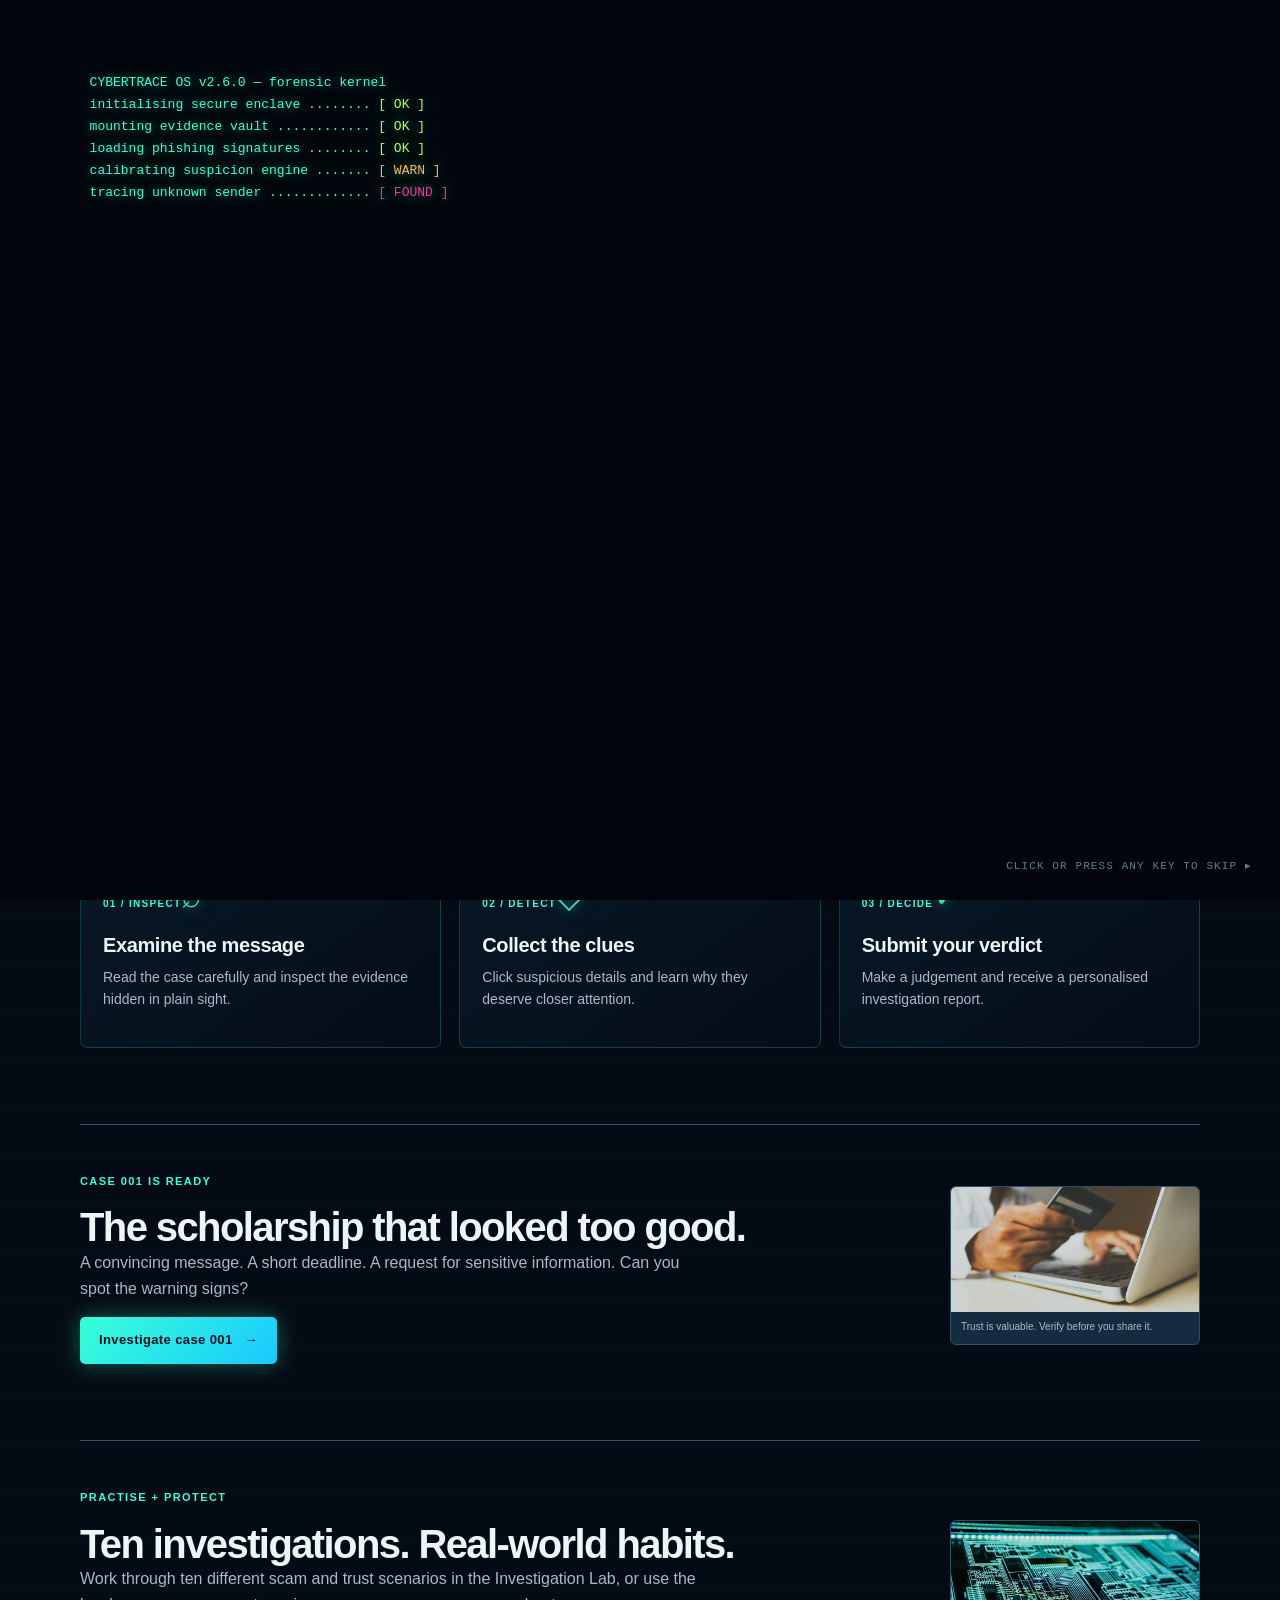
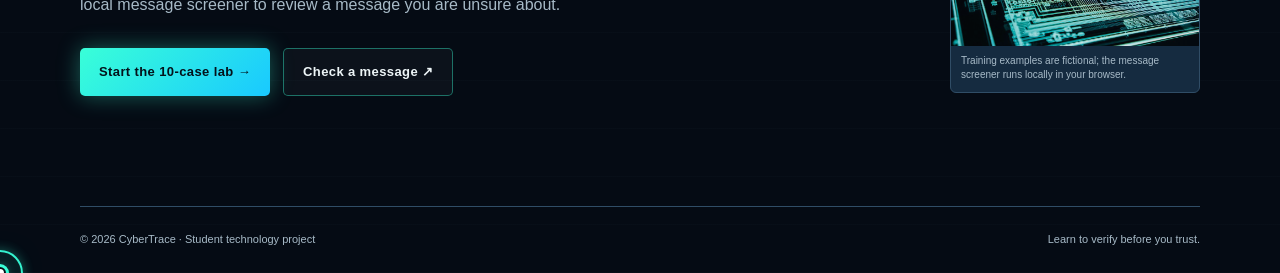
<file: index.html>
<!doctype html>
<html lang="en">
<head>
  <meta charset="utf-8"><meta name="viewport" content="width=device-width,initial-scale=1">
  <meta name="description" content="CyberTrace — an interactive, student-built digital investigation experience.">
  <title>CyberTrace | Think Before You Trust</title>
  <link rel="stylesheet" href="style.css"><link rel="stylesheet" href="vibe.css">
  <link rel="icon" type="image/svg+xml" href="logo.svg">
  <script src="common.js" defer></script><script src="vibe.js" defer></script>
</head>
<body>
<div class="site-shell">
<header class="site-header"><a class="brand" href="index.html" aria-label="CyberTrace home"><img class="brand-mark" src="logo.svg" alt=""> CYBER<span>TRACE</span></a><button class="menu-toggle" aria-label="Toggle navigation" aria-expanded="false">☰</button><nav class="nav"><a class="active" href="index.html">Home</a><a href="investigate.html">Investigation Lab</a><a href="report.html">Case Report</a><a href="../about.html">About Us</a><a href="../contact.html">Contact</a><a class="nav-cta" href="investigate.html">Open case <span aria-hidden="true">↗</span></a><a href="analyze.html">Message Analyzer</a></nav></header>
<main>
<section class="hero container">
  <div class="hero-copy"><span class="eyebrow"><span class="live-dot"></span> DIGITAL FORENSICS · INTERACTIVE EXPERIENCE</span><h1>Every click<br>leaves a <em>clue.</em></h1><p class="hero-description">A message arrives. Something feels wrong. Become a digital detective, uncover the evidence, and decide what to trust.</p><div class="button-row"><a class="btn primary" href="investigate.html">Start investigation <span>→</span></a><a class="btn secondary" href="#how-it-works">How it works ↓</a></div><div class="hero-foot"><span><strong>01</strong> Interactive case</span><span><strong>04</strong> Hidden clues</span><span><strong>100</strong> Max score</span></div></div>
  <div class="hero-art" aria-label="Decorative digital forensics case preview"><div class="orb orb-one"></div><div class="orb orb-two"></div><div class="scan-frame"><div class="scan-top"><span>CYBERTRACE / CASE FILE</span><span class="green">● SYSTEM READY</span></div><div class="fingerprint"><svg viewBox="0 0 250 230" aria-hidden="true"><g fill="none" stroke="currentColor" stroke-width="2.4" opacity=".9"><path d="M68 190c-11-21-17-44-17-67 0-43 32-77 74-77s74 34 74 77c0 20-3 37-10 58"/><path d="M82 197c-13-21-22-48-22-74 0-38 28-68 65-68s65 30 65 68c0 28-8 55-18 78"/><path d="M97 204c-14-21-26-55-26-81 0-31 24-57 54-57s54 26 54 57c0 29-9 62-24 89"/><path d="M112 204c-15-23-30-57-30-81 0-25 19-46 43-46s43 21 43 46c0 37-17 75-29 94"/><path d="M127 198c-18-27-34-59-34-75 0-20 14-35 32-35s32 15 32 35c0 29-11 61-24 83"/><path d="M127 169c-13-23-23-39-23-49 0-12 9-21 21-21s21 9 21 21c0 17-8 35-18 54"/><path d="M126 136c-4-8-9-15-9-19 0-5 4-9 8-9s8 4 8 9c0 5-3 12-7 19"/></g></svg><span class="scan-line"></span></div><div class="scan-bottom"><span>IDENTIFY. ANALYSE. DECIDE.</span><span>01 / 01</span></div></div><div class="float-tag tag-top">ENCRYPTED <span>◆</span></div><div class="float-tag tag-bottom"><span class="green">●</span> Evidence detected</div></div>
</section>
<section id="how-it-works" class="container section"><div class="section-heading"><div><span class="eyebrow">THE EXPERIENCE</span><h2>Investigation, <em>not memorisation.</em></h2></div><p>CyberTrace turns everyday digital-safety decisions into a short interactive investigation.</p></div><div class="steps"><article class="step-card"><span class="step-no">01 / INSPECT</span><div class="step-icon">⌕</div><h3>Examine the message</h3><p>Read the case carefully and inspect the evidence hidden in plain sight.</p></article><article class="step-card"><span class="step-no">02 / DETECT</span><div class="step-icon">◇</div><h3>Collect the clues</h3><p>Click suspicious details and learn why they deserve closer attention.</p></article><article class="step-card"><span class="step-no">03 / DECIDE</span><div class="step-icon">✓</div><h3>Submit your verdict</h3><p>Make a judgement and receive a personalised investigation report.</p></article></div></section>
<section class="container section callout"><div class="callout-copy"><span class="eyebrow">CASE 001 IS READY</span><h2>The scholarship that looked too good.</h2><p>A convincing message. A short deadline. A request for sensitive information. Can you spot the warning signs?</p><a class="btn primary" href="investigate.html">Investigate case 001 <span>→</span></a></div><figure class="home-case-image"><img src="security-lock.jpg" alt="Close-up photograph of a padlock representing digital security"><figcaption>Trust is valuable. Verify before you share it.</figcaption></figure></section>
<section class="container section callout"><div class="callout-copy"><span class="eyebrow">PRACTISE + PROTECT</span><h2>Ten investigations. Real-world habits.</h2><p>Work through ten different scam and trust scenarios in the Investigation Lab, or use the local message screener to review a message you are unsure about.</p><div class="button-row"><a class="btn primary" href="investigate.html">Start the 10-case lab →</a><a class="btn secondary" href="analyze.html">Check a message ↗</a></div></div><figure class="home-case-image"><img src="network-security.jpg" alt="Digital network security dashboard"><figcaption>Training examples are fictional; the message screener runs locally in your browser.</figcaption></figure></section></main><footer class="footer container"><span>© <span data-year></span> CyberTrace · Student technology project</span><span>Learn to verify before you trust.</span></footer>
</div>
</body>
</html>
</file>
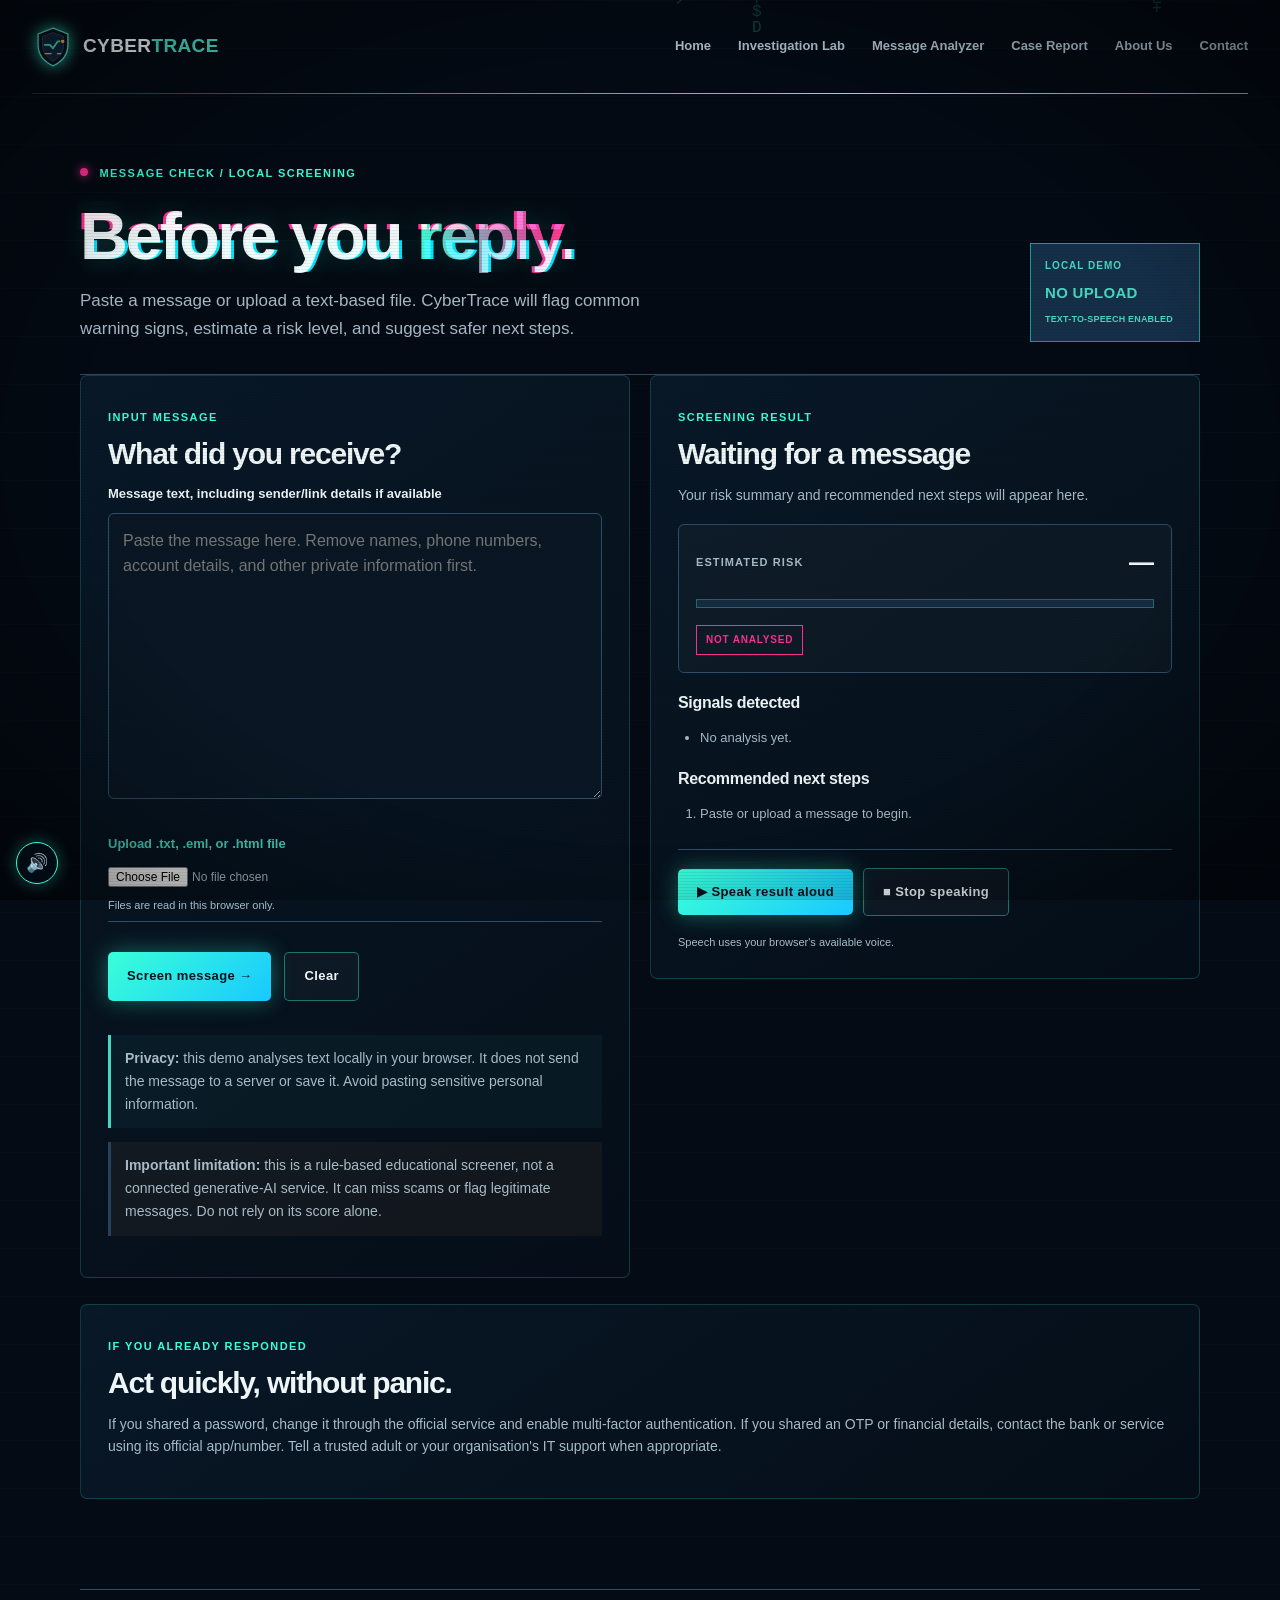
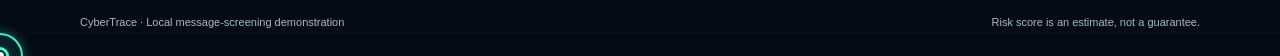
<file: analyze.html>
<!doctype html>
<html lang="en"><head><meta charset="utf-8"><meta name="viewport" content="width=device-width,initial-scale=1"><meta name="description" content="Review a suspicious message with CyberTrace's local educational message screener."><title>Message Analyzer | CyberTrace</title><link rel="stylesheet" href="style.css"><link rel="stylesheet" href="vibe.css"><link rel="icon" type="image/svg+xml" href="logo.svg"><script src="common.js" defer></script><script src="vibe.js" defer></script><script src="analyze.js" defer></script></head>
<body><div class="site-shell"><header class="site-header"><a class="brand" href="index.html" aria-label="CyberTrace home"><img class="brand-mark" src="logo.svg" alt=""> CYBER<span>TRACE</span></a><button class="menu-toggle" aria-label="Toggle navigation" aria-expanded="false">☰</button><nav class="nav"><a href="index.html">Home</a><a href="investigate.html">Investigation Lab</a><a href="analyze.html">Message Analyzer</a><a href="report.html">Case Report</a><a href="../about.html">About Us</a><a href="../contact.html">Contact</a></nav></header>
<main class="container inner-page"><div class="page-intro"><div><span class="eyebrow"><span class="live-dot"></span> MESSAGE CHECK / LOCAL SCREENING</span><h1>Before you <em>reply.</em></h1><p>Paste a message or upload a text-based file. CyberTrace will flag common warning signs, estimate a risk level, and suggest safer next steps.</p></div><div class="case-stamp">LOCAL DEMO <strong>NO UPLOAD</strong><small>TEXT-TO-SPEECH ENABLED</small></div></div>
<div class="analyzer-layout"><section class="panel analyzer-input"><span class="panel-overline">INPUT MESSAGE</span><h2>What did you receive?</h2><label for="message-text">Message text, including sender/link details if available</label><textarea id="message-text" rows="10" maxlength="20000" placeholder="Paste the message here. Remove names, phone numbers, account details, and other private information first."></textarea><div class="upload-row"><label class="file-label" for="message-file">Upload .txt, .eml, or .html file</label><input id="message-file" type="file" accept=".txt,.eml,.html,.htm,text/plain,message/rfc822,text/html"><span id="file-status" class="muted-small" aria-live="polite">Files are read in this browser only.</span></div><div class="button-row"><button id="analyze-message" class="btn primary" type="button">Screen message →</button><button id="clear-message" class="btn secondary" type="button">Clear</button></div><p class="privacy-note"><strong>Privacy:</strong> this demo analyses text locally in your browser. It does not send the message to a server or save it. Avoid pasting sensitive personal information.</p><p class="limitation-note"><strong>Important limitation:</strong> this is a rule-based educational screener, not a connected generative-AI service. It can miss scams or flag legitimate messages. Do not rely on its score alone.</p></section>
<section class="panel analyzer-result" aria-live="polite"><span class="panel-overline">SCREENING RESULT</span><h2 id="result-title">Waiting for a message</h2><p id="result-intro">Your risk summary and recommended next steps will appear here.</p><div class="risk-meter"><div class="risk-meter-head"><span>ESTIMATED RISK</span><strong id="risk-number">—</strong></div><div class="progress"><div id="risk-bar" class="progress-fill"></div></div><span id="risk-label" class="pill">NOT ANALYSED</span></div><h3>Signals detected</h3><ul id="signals-list" class="tips"><li>No analysis yet.</li></ul><h3>Recommended next steps</h3><ol id="next-steps" class="tips"><li>Paste or upload a message to begin.</li></ol><div class="speech-controls"><button id="speak-result" class="btn primary" type="button" disabled>▶ Speak result aloud</button><button id="stop-speech" class="btn secondary" type="button">■ Stop speaking</button><span id="speech-status" class="muted-small" aria-live="polite">Speech uses your browser's available voice.</span></div></section></div>
<div class="panel safety-panel"><span class="panel-overline">IF YOU ALREADY RESPONDED</span><h2>Act quickly, without panic.</h2><p>If you shared a password, change it through the official service and enable multi-factor authentication. If you shared an OTP or financial details, contact the bank or service using its official app/number. Tell a trusted adult or your organisation's IT support when appropriate.</p></div></main><footer class="footer container"><span>CyberTrace · Local message-screening demonstration</span><span>Risk score is an estimate, not a guarantee.</span></footer></div></body></html>
</file>
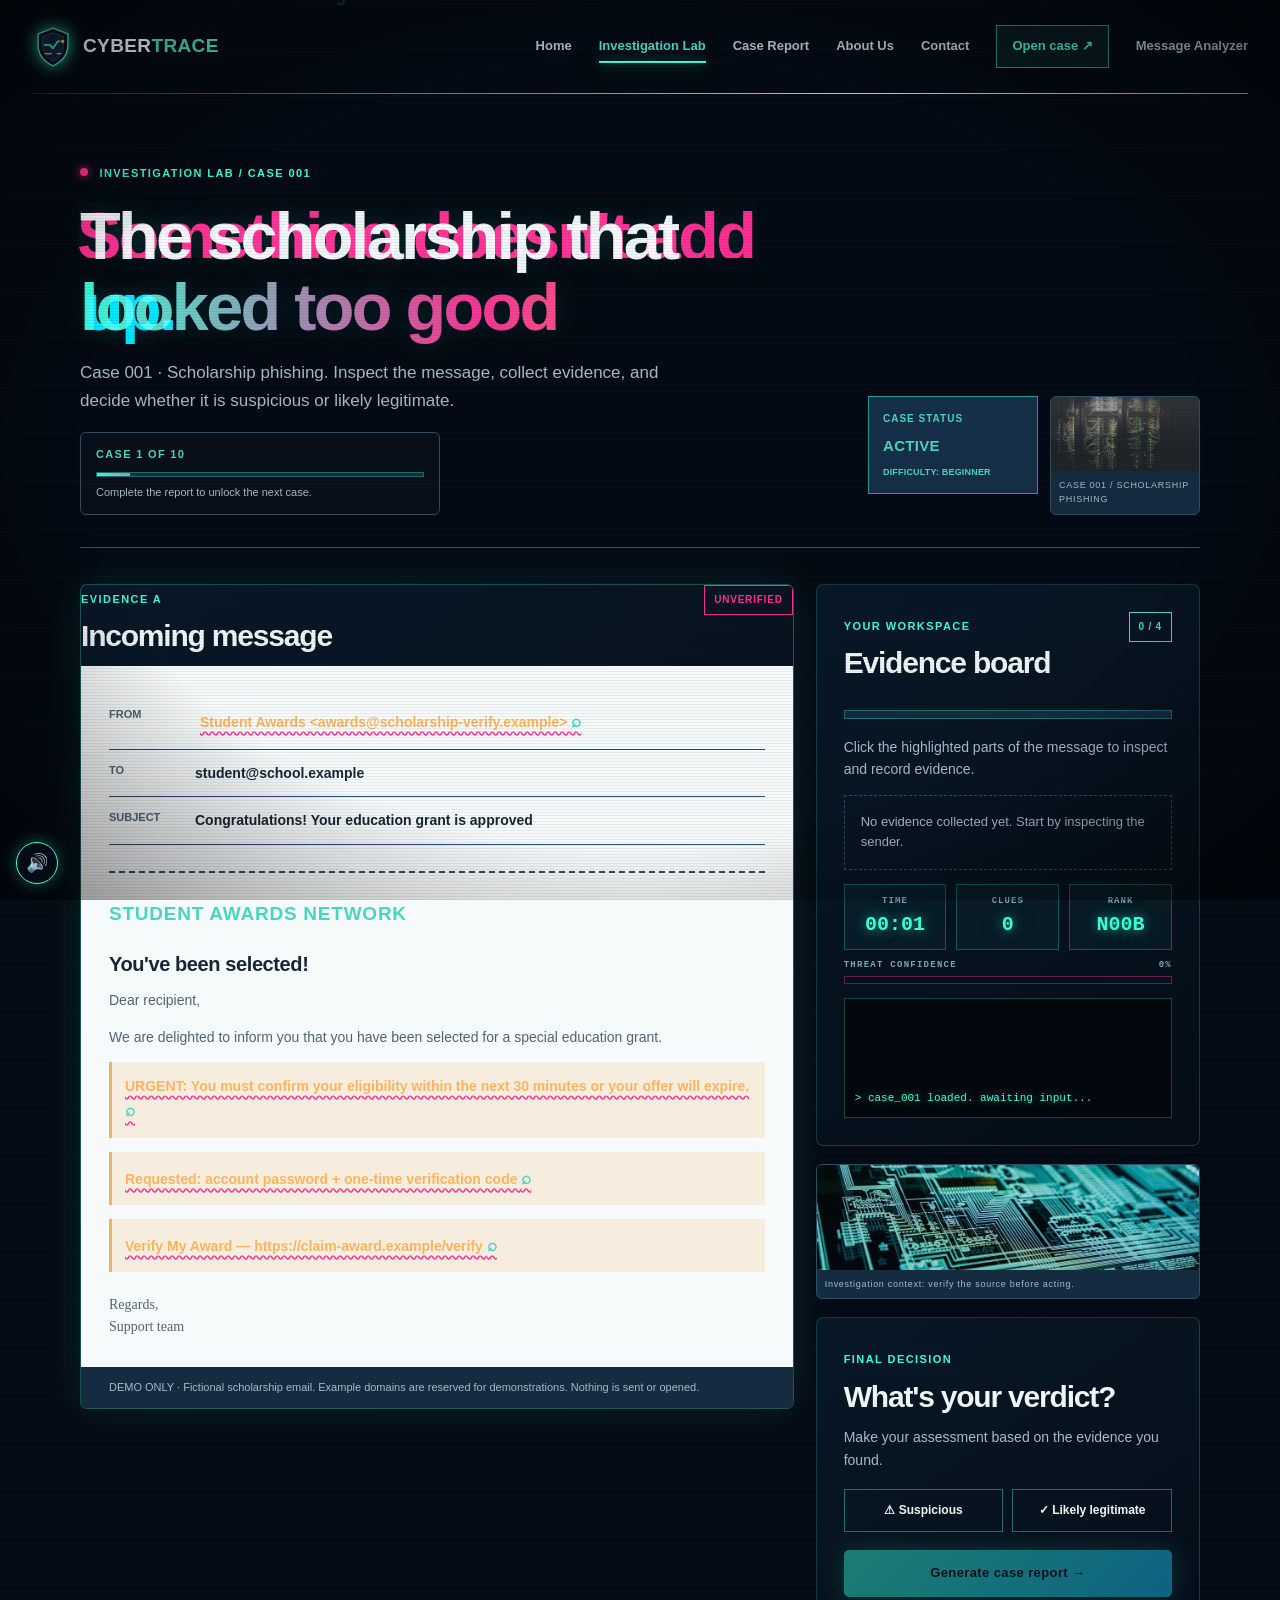
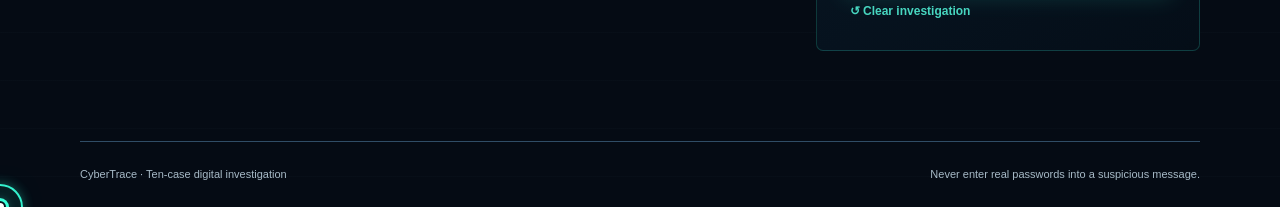
<file: investigate.html>
<!doctype html>
<html lang="en"><head><meta charset="utf-8"><meta name="viewport" content="width=device-width,initial-scale=1"><title>Investigation Lab | CyberTrace</title><link rel="stylesheet" href="style.css"><link rel="stylesheet" href="vibe.css"><link rel="icon" type="image/svg+xml" href="logo.svg"><script src="common.js" defer></script><script src="vibe.js" defer></script><script src="cases.js" defer></script><script src="investigate.js" defer></script></head>
<body><div class="site-shell"><header class="site-header"><a class="brand" href="index.html"><img class="brand-mark" src="logo.svg" alt=""> CYBER<span>TRACE</span></a><button class="menu-toggle" aria-label="Toggle navigation" aria-expanded="false">☰</button><nav class="nav"><a href="index.html">Home</a><a class="active" href="investigate.html">Investigation Lab</a><a href="report.html">Case Report</a><a href="../about.html">About Us</a><a href="../contact.html">Contact</a><a class="nav-cta" href="investigate.html">Open case ↗</a><a href="analyze.html">Message Analyzer</a></nav></header>
<main class="container inner-page"><div class="page-intro"><div><span class="eyebrow"><span class="live-dot"></span> INVESTIGATION LAB / <span id="case-number-label">CASE 001</span></span><h1 id="case-title-heading">Something doesn't <em>add up.</em></h1><p id="case-instructions">Inspect the fictional message below. Tap highlighted details to collect clues, then submit your verdict.</p><div class="case-sequence"><strong id="sequence-label">CASE 1 OF 10</strong><div class="progress"><div id="sequence-progress" class="progress-fill" style="width:10%"></div></div><small>Complete the report to unlock the next case.</small></div></div><div class="case-intro"><div class="case-stamp">CASE STATUS <strong>ACTIVE</strong><small id="case-difficulty">DIFFICULTY: BEGINNER</small></div><figure class="case-image"><img src="server-room.jpg" alt="Rows of server racks in a data centre"><figcaption id="case-image-caption">CASE 001 / DIGITAL CONTEXT</figcaption></figure></div></div>
<div class="lab-grid"><section class="email-panel panel"><div class="panel-heading"><div><span class="panel-overline">EVIDENCE A</span><h2>Incoming message</h2></div><span class="pill" id="message-status">UNVERIFIED</span></div><div id="case-message" class="email-body"></div><div id="case-note" class="email-note">DEMO ONLY · All addresses and links use reserved example domains. Nothing is sent or opened.</div></section>
<aside class="side-panel"><div class="panel clues-panel"><div class="panel-heading"><div><span class="panel-overline">YOUR WORKSPACE</span><h2>Evidence board</h2></div><span id="count" class="count-badge">0 / 4</span></div><div class="progress"><div id="progress" class="progress-fill"></div></div><p class="helper">Click the highlighted parts of the message to inspect and record evidence.</p><div id="evidence-list" aria-live="polite" class="evidence-list"><div class="empty-evidence">No evidence collected yet. Start by inspecting the sender.</div></div></div><figure class="workspace-image"><img src="network-security.jpg" alt="Network security operations shown on a computer monitor"><figcaption>Investigation context: verify the source before acting.</figcaption></figure><div class="panel verdict-panel"><span class="panel-overline">FINAL DECISION</span><h2>What's your verdict?</h2><p>Make your assessment based on the evidence you found.</p><div class="verdict-buttons"><button class="verdict-choice" data-verdict="suspicious" aria-pressed="false">⚠ Suspicious</button><button class="verdict-choice" data-verdict="legitimate" aria-pressed="false">✓ Likely legitimate</button></div><button id="submit-case" class="btn primary full" disabled>Generate case report →</button><button id="reset-case" class="text-button" type="button">↺ Clear investigation</button></div></aside></div>
</main><footer class="footer container"><span>CyberTrace · Ten-case digital investigation</span><span>Never enter real passwords into a suspicious message.</span></footer></div></body></html>
</file>
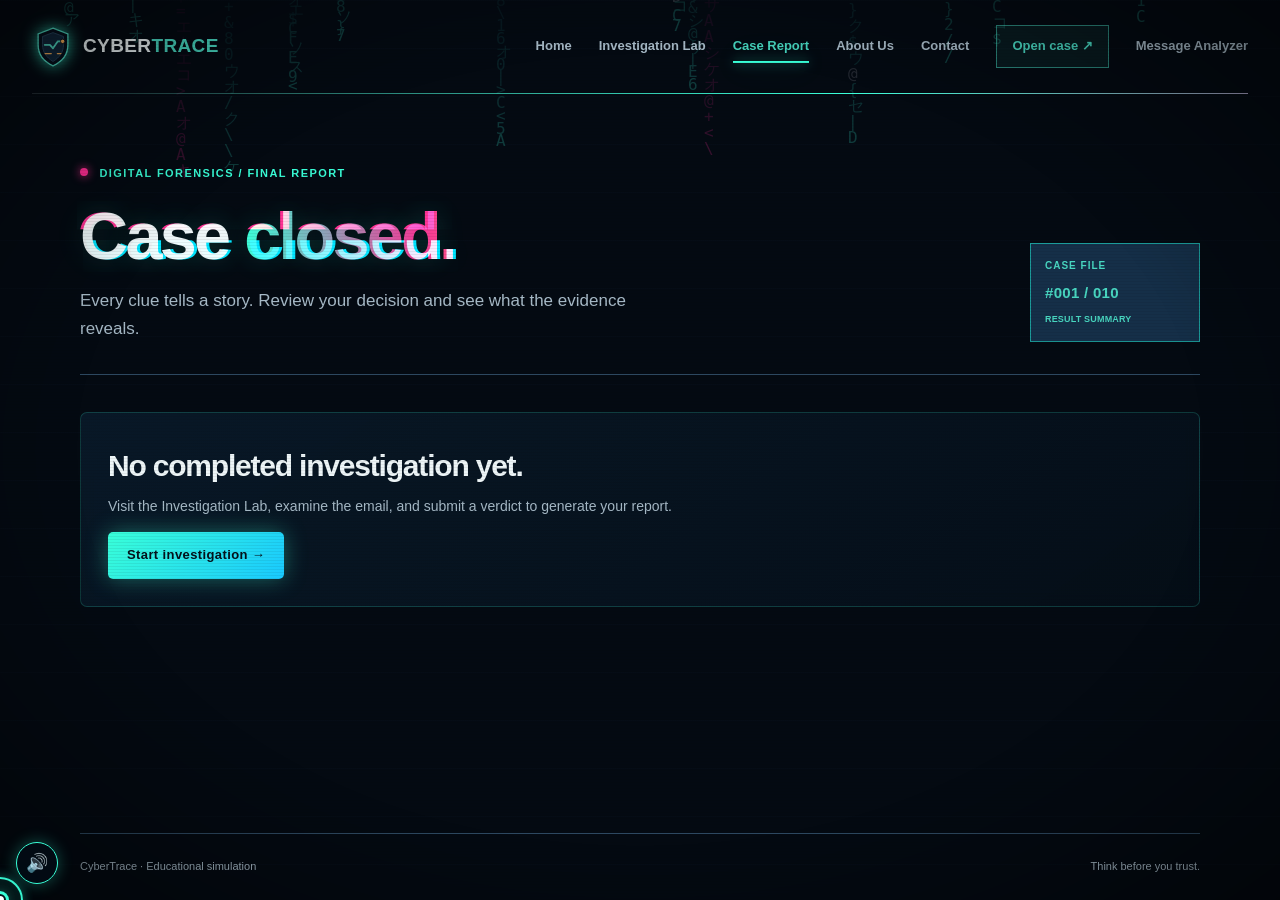
<file: report.html>
<!doctype html>
<html lang="en">
<head><meta charset="utf-8"><meta name="viewport" content="width=device-width,initial-scale=1"><title>Case Report | CyberTrace</title><link rel="stylesheet" href="style.css"><link rel="stylesheet" href="vibe.css"><link rel="icon" type="image/svg+xml" href="logo.svg"><script src="common.js" defer></script><script src="vibe.js" defer></script><script src="cases.js" defer></script><script src="report.js" defer></script></head>
<body><div class="site-shell"><header class="site-header"><a class="brand" href="index.html"><img class="brand-mark" src="logo.svg" alt=""> CYBER<span>TRACE</span></a><button class="menu-toggle" aria-label="Toggle navigation" aria-expanded="false">☰</button><nav class="nav"><a href="index.html">Home</a><a href="investigate.html">Investigation Lab</a><a class="active" href="report.html">Case Report</a><a href="../about.html">About Us</a><a href="../contact.html">Contact</a><a class="nav-cta" href="investigate.html">Open case ↗</a><a href="analyze.html">Message Analyzer</a></nav></header>
<main class="container inner-page"><div class="page-intro"><div><span class="eyebrow"><span class="live-dot"></span> DIGITAL FORENSICS / FINAL REPORT</span><h1>Case <em>closed.</em></h1><p>Every clue tells a story. Review your decision and see what the evidence reveals.</p></div><div class="case-stamp">CASE FILE <strong id="report-case-number">#001 / 010</strong><small>RESULT SUMMARY</small></div></div><div id="no-result" class="panel empty-report" hidden><h2>No completed investigation yet.</h2><p>Visit the Investigation Lab, examine the email, and submit a verdict to generate your report.</p><a class="btn primary" href="investigate.html">Start investigation →</a></div><div id="report-content" hidden><section class="report-hero panel"><div><span class="panel-overline">INVESTIGATION RESULT</span><h2 id="result-heading">Report generated</h2><p id="result-subtitle"></p><span id="result-status" class="pill">CASE 001</span></div><div class="score-ring"><span id="score-number">0</span><small>/ 100</small></div></section><div class="report-columns"><section class="panel report-section"><div class="panel-heading"><div><span class="panel-overline">EVIDENCE REVIEW</span><h2>Clues collected</h2></div><span id="found-count" class="count-badge">0 / 4</span></div><div id="report-evidence" class="report-evidence"></div></section><section class="panel report-section"><span class="panel-overline">CASE EXPLANATION</span><h2 id="report-case-explanation-title">Case explanation</h2><p id="report-case-explanation">Review the case-specific explanation.</p><p class="safe-note">Safer approach: pause and verify through a trusted channel you find independently.</p></section></div><p id="completion-note" class="safe-note" hidden></p><div class="report-actions"><a id="next-case-action" class="btn primary" href="investigate.html?case=2">Continue to next case →</a><a id="retry-case" class="btn secondary" href="investigate.html">Retry this case ↺</a><a class="btn secondary" href="index.html">Back to home →</a></div></div></main><footer class="footer container"><span>CyberTrace · Educational simulation</span><span>Think before you trust.</span></footer></div></body></html>
</file>
<file: style.css>
:root {
  --paper: #0d1b2a;
  --paper-deep: #152b40;
  --ink: #edf5f7;
  --ink-soft: #a7bac7;
  --teal: #48d6c0;
  --teal-dark: #1b9b9a;
  --coral: #f2b35f;
  --yellow: #24425e;
  --line: #304d66;
  --white: #f6fafb;
  --shadow: 5px 6px 0 rgba(2, 8, 16, .45);
  --radius: 4px;
}

* { box-sizing: border-box; }
html { scroll-behavior: smooth; }
body {
  margin: 0;
  background-color: var(--paper);
  background-image: linear-gradient(rgba(82, 220, 197, .045) 1px, transparent 1px), linear-gradient(90deg, rgba(82, 220, 197, .035) 1px, transparent 1px);
  background-size: 32px 32px;
  color: var(--ink);
  font-family: "Trebuchet MS", Verdana, sans-serif;
  line-height: 1.6;
}
button, a { -webkit-tap-highlight-color: transparent; }
a { color: inherit; text-decoration: none; }
button { font: inherit; }
button:focus-visible, a:focus-visible { outline: 3px solid var(--coral); outline-offset: 3px; }
h1, h2, h3, p { margin-top: 0; }
h1, h2, h3 { line-height: 1.05; letter-spacing: -.035em; }
h1, h2 { font-family: Georgia, "Times New Roman", serif; }
h1 em, h2 em { color: var(--coral); font-style: normal; }
.site-shell { min-height: 100vh; display: flex; flex-direction: column; overflow: hidden; }
main { flex: 1; }
.container { width: min(1120px, calc(100% - 64px)); margin-inline: auto; }

.site-header {
  height: 94px;
  width: min(1240px, calc(100% - 64px));
  margin: auto;
  display: flex;
  align-items: center;
  justify-content: space-between;
  border-bottom: 2px solid var(--ink);
  z-index: 20;
}
.brand { display: inline-flex; align-items: center; font-family: Georgia, "Times New Roman", serif; font-size: 21px; font-weight: 900; letter-spacing: .04em; white-space: nowrap; }
.brand-mark { width: 42px; height: 42px; margin-right: 9px; flex: 0 0 auto; }
.brand span:not(.brand-icon) { color: var(--teal); }
.brand-icon {
  display: inline-flex; align-items: center; justify-content: center;
  width: 40px; height: 40px; margin-right: 9px; vertical-align: middle;
  background: var(--coral); color: var(--white); border: 2px solid var(--ink);
  border-radius: 50% 45% 52% 43%; font-family: Georgia, serif; font-size: 27px;
  transform: rotate(-8deg);
}
.nav { display: flex; align-items: center; gap: 27px; }
.nav > a { color: var(--ink-soft); font-size: 12px; font-weight: 800; letter-spacing: .04em; text-transform: uppercase; transition: color .18s, transform .18s; }
.nav > a:hover, .nav > a.active { color: var(--coral); transform: translateY(-2px); }
.nav .nav-cta { padding: 10px 15px; border: 2px solid var(--ink); color: var(--white); background: var(--teal); box-shadow: 3px 3px 0 var(--ink); }
.nav .nav-cta:hover { color: var(--white); transform: translate(-1px, -3px); }
.menu-toggle { display: none; color: var(--ink); background: transparent; border: 2px solid var(--ink); font-size: 22px; padding: 3px 11px; border-radius: 2px; }
.eyebrow, .panel-overline { font-size: 11px; letter-spacing: .15em; color: var(--teal); font-weight: 900; }
.live-dot { display: inline-block; width: 8px; height: 8px; margin-right: 7px; background: var(--coral); border-radius: 50%; vertical-align: 1px; }

.hero { min-height: 590px; display: grid; grid-template-columns: 1fr .9fr; gap: 60px; align-items: center; padding-block: 74px 82px; }
.hero-copy { position: relative; z-index: 2; }
.hero h1 { max-width: 650px; margin: 20px 0 24px; font-size: clamp(54px, 7.2vw, 94px); font-weight: 700; }
.hero-description { max-width: 510px; color: var(--ink-soft); font-size: 18px; }
.button-row { display: flex; flex-wrap: wrap; gap: 13px; margin: 30px 0 34px; }
.btn { display: inline-flex; align-items: center; justify-content: center; gap: 12px; padding: 13px 19px; border: 2px solid var(--ink); border-radius: var(--radius); font-size: 13px; font-weight: 900; letter-spacing: .03em; transition: transform .18s, box-shadow .18s, background .18s; }
.btn:hover { transform: translate(-2px, -2px); box-shadow: 4px 4px 0 var(--ink); }
.btn.primary { background: var(--coral); color: var(--white); }
.btn.secondary { background: transparent; color: var(--ink); }
.hero-foot { display: flex; flex-wrap: wrap; gap: 26px; padding-top: 18px; border-top: 1px solid var(--line); color: var(--ink-soft); font-size: 12px; }
.hero-foot strong { display: block; color: var(--coral); font-family: Georgia, serif; font-size: 23px; }
.hero-art { position: relative; min-height: 420px; display: grid; place-items: center; }
.orb { position: absolute; border-radius: 50%; opacity: .8; }
.orb-one { width: 260px; height: 260px; background: var(--yellow); top: 10px; right: 12%; }
.orb-two { width: 150px; height: 150px; background: var(--teal); bottom: 20px; left: 4%; }
.scan-frame { position: relative; z-index: 2; width: min(100%, 410px); min-height: 330px; padding: 21px; background: var(--white); border: 2px solid var(--ink); box-shadow: 9px 10px 0 var(--ink); transform: rotate(3deg); }
.scan-top, .scan-bottom { display: flex; justify-content: space-between; gap: 12px; color: var(--ink-soft); font-size: 10px; font-weight: 900; letter-spacing: .1em; }
.scan-top { padding-bottom: 14px; border-bottom: 1px solid var(--line); }
.scan-bottom { padding-top: 14px; border-top: 1px solid var(--line); }
.green { color: var(--teal); }
.fingerprint { display: grid; place-items: center; height: 250px; color: var(--teal); position: relative; }
.fingerprint svg { width: 230px; height: 220px; transform: rotate(-8deg); }
.scan-line { position: absolute; width: 82%; height: 2px; background: var(--coral); opacity: .75; animation: scan 3.2s ease-in-out infinite; }
@keyframes scan { 0%, 100% { transform: translateY(-85px); } 50% { transform: translateY(85px); } }
.float-tag { position: absolute; z-index: 3; padding: 8px 11px; background: var(--white); border: 2px solid var(--ink); font-size: 10px; font-weight: 900; letter-spacing: .08em; box-shadow: 3px 3px 0 var(--ink); }
.tag-top { top: 44px; right: -15px; transform: rotate(6deg); }
.tag-bottom { bottom: 46px; left: -18px; transform: rotate(-5deg); }

.section { padding-block: 70px 82px; }
.section-heading { display: flex; gap: 36px; justify-content: space-between; align-items: end; margin-bottom: 29px; }
.section-heading h2, .callout h2 { max-width: 700px; font-size: clamp(32px, 4vw, 52px); margin: 13px 0 0; }
.section-heading > p { color: var(--ink-soft); width: min(370px, 100%); }
.steps { display: grid; grid-template-columns: repeat(3, 1fr); gap: 18px; }
.step-card, .panel { background: rgba(21, 43, 64, .94); border: 2px solid var(--line); border-radius: var(--radius); }
.step-card { padding: 27px; box-shadow: 4px 5px 0 var(--line); }
.step-card:nth-child(2) { transform: translateY(13px) rotate(1deg); }
.step-card:nth-child(3) { transform: rotate(-1deg); }
.step-card:nth-child(4) { transform: translateY(8px) rotate(-1deg); }
.step-no { color: var(--teal); letter-spacing: .13em; font-size: 10px; font-weight: 900; }
.step-icon { display: inline-block; color: var(--coral); font-family: Georgia, serif; font-size: 43px; margin: 27px 0 16px; }
.step-card h3 { font-family: Georgia, serif; font-size: 22px; }
.step-card p, .panel p { color: var(--ink-soft); font-size: 14px; }
.callout { display: flex; align-items: center; justify-content: space-between; gap: 35px; border-top: 2px solid var(--ink); }
.callout p { max-width: 620px; color: var(--ink-soft); }

.inner-page { padding-block: 65px 90px; }
.page-intro { display: flex; justify-content: space-between; align-items: end; gap: 35px; padding-bottom: 46px; border-bottom: 2px solid var(--ink); }
.page-intro h1 { max-width: 750px; margin: 16px 0 15px; font-size: clamp(48px, 7vw, 78px); }
.page-intro p { max-width: 600px; margin: 0; color: var(--ink-soft); font-size: 17px; }
.case-stamp { min-width: 190px; padding: 17px; border: 2px solid var(--ink); background: var(--yellow); color: var(--ink); font-size: 10px; font-weight: 900; letter-spacing: .1em; transform: rotate(3deg); }
.case-stamp strong, .case-stamp small { display: block; margin-top: 7px; font-size: 17px; letter-spacing: .02em; }
.case-stamp small { font-size: 9px; }
.panel { padding: 27px; }
.panel h2 { margin: 10px 0 14px; font-size: 30px; }
.panel h3 { font-family: Georgia, serif; font-size: 24px; margin: 11px 0 15px; }
.panel-heading { display: flex; justify-content: space-between; align-items: start; gap: 16px; }
.pill, .count-badge { display: inline-block; padding: 6px 9px; border: 1px solid var(--teal); color: var(--teal); font-size: 10px; font-weight: 900; letter-spacing: .08em; white-space: nowrap; }
.report-columns { display: grid; grid-template-columns: 1fr 1fr; gap: 20px; }

.lab-grid { display: grid; grid-template-columns: minmax(0, 1.3fr) minmax(290px, .7fr); gap: 22px; margin-top: 36px; align-items: start; }
.email-panel { padding: 0; overflow: hidden; }
.email-body { padding: 28px; background: var(--white); }
.email-row { display: grid; grid-template-columns: 72px 1fr; gap: 14px; padding: 12px 0; border-bottom: 1px solid var(--line); font-size: 14px; }
.email-row > span { color: var(--ink-soft); font-size: 11px; font-weight: 900; text-transform: uppercase; }
.email-body hr { border: 0; border-top: 2px dashed var(--line); margin: 26px 0; }
.fake-logo { display: inline-block; color: var(--teal); font-family: Georgia, serif; font-size: 19px; font-weight: 900; letter-spacing: .04em; transform: rotate(-2deg); }
.email-body h3 { font-family: Georgia, serif; font-size: 30px; margin: 25px 0 14px; }
.email-body p { color: var(--ink-soft); }
.clue { border: 0; padding: 2px 5px; background: transparent; color: var(--coral); text-align: left; cursor: pointer; font-weight: 800; text-decoration: underline wavy rgba(242, 179, 95, .7); text-underline-offset: 4px; }
.clue:hover, .clue.collected { background: var(--yellow); color: var(--ink); }
.inspect-icon { color: var(--teal); font-size: 17px; }
.message-highlight { display: block; width: 100%; margin: 18px 0; padding: 13px; background: rgba(242, 179, 95, .14); border-left: 4px solid var(--coral); }
.fake-link { display: grid; gap: 9px; margin-top: 26px; padding: 18px; border: 1px dashed var(--ink-soft); }
.fake-action { justify-self: start; padding: 10px 14px; background: var(--teal); color: var(--white); text-decoration: none; }
.fake-link small { color: var(--ink-soft); overflow-wrap: anywhere; }
.email-signature { margin-bottom: 0; font-family: Georgia, serif; }
.email-note { padding: 12px 28px; background: var(--paper-deep); color: var(--ink-soft); font-size: 11px; }
.side-panel { display: grid; gap: 18px; }
.progress { height: 9px; margin: 17px 0; background: var(--paper-deep); border: 1px solid var(--line); }
.progress-fill { height: 100%; width: 0; background: var(--coral); transition: width .25s ease; }
.helper { color: var(--ink-soft); font-size: 13px; }
.evidence-list { display: grid; gap: 10px; }
.empty-evidence { padding: 16px; border: 1px dashed var(--line); color: var(--ink-soft); font-size: 13px; }
.evidence-item { padding: 13px; border-left: 4px solid var(--teal); background: var(--paper); }
.evidence-item strong { color: var(--teal-dark); font-size: 13px; }
.evidence-item p { margin: 6px 0 0; color: var(--ink-soft); font-size: 12px; }
.verdict-buttons { display: grid; grid-template-columns: 1fr 1fr; gap: 9px; margin: 18px 0; }
.verdict-choice { padding: 11px 7px; border: 2px solid var(--ink); background: transparent; color: var(--ink); cursor: pointer; font-size: 12px; font-weight: 900; }
.verdict-choice:hover, .verdict-choice.chosen { background: var(--yellow); }
.full { width: 100%; cursor: pointer; }
.full:disabled { cursor: not-allowed; opacity: .45; box-shadow: none; transform: none; }
.text-button { border: 0; background: transparent; color: var(--teal); cursor: pointer; font-size: 12px; font-weight: 900; }

.report-hero { display: flex; justify-content: space-between; align-items: center; margin-top: 37px; background: #123b50; color: var(--white); border-color: var(--teal); }
.report-hero .panel-overline, .report-hero p { color: rgba(255, 253, 247, .75); }
.report-hero h2 { color: var(--white); }
.score-ring { display: grid; place-items: center; width: 130px; height: 130px; border: 3px solid var(--yellow); border-radius: 50%; color: var(--yellow); font-family: Georgia, serif; font-size: 44px; line-height: .8; }
.score-ring small { font-family: "Trebuchet MS", Verdana, sans-serif; font-size: 11px; }
.report-columns { margin-top: 20px; }
.report-clue { display: grid; grid-template-columns: 26px 1fr; gap: 10px; padding: 15px 0; border-bottom: 1px solid var(--line); }
.report-clue > span { font-size: 20px; font-weight: 900; }
.report-clue .found { color: var(--teal); }.report-clue .missed { color: var(--coral); }
.report-clue strong { font-family: Georgia, serif; }.report-clue p { margin: 4px 0 0; color: var(--ink-soft); font-size: 13px; }
.tips { padding-left: 20px; color: var(--ink-soft); }.tips li { margin-bottom: 11px; }
.safe-note { padding: 15px; border-left: 4px solid var(--teal); background: rgba(72, 214, 192, .1); }
.report-actions { display: flex; flex-wrap: wrap; gap: 13px; margin-top: 24px; }
.empty-report { margin-top: 37px; }

.footer { display: flex; justify-content: space-between; gap: 20px; padding-block: 24px; border-top: 2px solid var(--ink); color: var(--ink-soft); font-size: 11px; }

@media (max-width: 980px) {
  .nav { gap: 14px; }
  .hero { grid-template-columns: 1fr; gap: 20px; }.hero-art { min-height: 380px; }
  .steps { grid-template-columns: repeat(2, 1fr); }
  .step-card:nth-child(n) { transform: none; }.step-card:nth-child(odd) { transform: rotate(-.6deg); }.step-card:nth-child(even) { transform: translateY(8px) rotate(.6deg); }
  .lab-grid { grid-template-columns: 1fr; }
}
@media (max-width: 690px) {
  .container, .site-header { width: min(100% - 34px, 1120px); }
  .site-header { height: 76px; }.menu-toggle { display: block; }.nav { display: none; position: absolute; top: 76px; left: 17px; right: 17px; padding: 16px; border: 2px solid var(--ink); background: var(--paper); box-shadow: 4px 5px 0 var(--ink); flex-direction: column; align-items: stretch; gap: 0; }.nav.open { display: flex; }.nav > a { padding: 12px 5px; }.nav .nav-cta { text-align: center; margin-top: 7px; }
  .hero { min-height: 0; padding-block: 55px 60px; }.hero h1 { font-size: clamp(48px, 15vw, 72px); }.hero-description { font-size: 16px; }.hero-art { min-height: 310px; }.scan-frame { min-height: 275px; }.fingerprint { height: 190px; }.fingerprint svg { width: 180px; height: 175px; }.orb-one { width: 200px; height: 200px; }.orb-two { width: 110px; height: 110px; }.tag-top { right: -4px; }.tag-bottom { left: -4px; }
  .section { padding-block: 52px 65px; }.section-heading, .page-intro, .callout { display: block; }.section-heading > p { width: 100%; margin-top: 18px; }.steps, .report-columns { grid-template-columns: 1fr; }.step-card:nth-child(n) { transform: none; }.callout .btn { margin-top: 18px; }.page-intro h1 { font-size: clamp(44px, 13vw, 68px); }.case-stamp { display: inline-block; margin-top: 25px; }.inner-page { padding-block: 44px 65px; }
  .email-body { padding: 20px 16px; }.email-note { padding-inline: 16px; }.email-row { grid-template-columns: 1fr; gap: 3px; }.panel { padding: 21px; }.report-hero { display: block; }.score-ring { margin-top: 22px; }.footer { display: block; }.footer span { display: block; margin: 5px 0; }
}
@media (prefers-reduced-motion: reduce) { *, *::before, *::after { scroll-behavior: auto !important; animation-duration: .01ms !important; transition-duration: .01ms !important; } }

/* Product interface finish: structured, technical, and restrained. */
body {
  background-image: radial-gradient(circle at 85% 0, rgba(42, 105, 145, .2), transparent 34%), linear-gradient(rgba(118, 171, 201, .025) 1px, transparent 1px), linear-gradient(90deg, rgba(118, 171, 201, .02) 1px, transparent 1px);
  background-size: auto, 40px 40px, 40px 40px;
  font-family: Inter, "Segoe UI", Arial, sans-serif;
}
h1, h2, h3 { font-family: Inter, "Segoe UI", Arial, sans-serif; letter-spacing: -.04em; }
h1 em, h2 em { color: var(--teal); }
.site-header { border-bottom: 1px solid rgba(167, 186, 199, .18); }
.brand { font-family: Inter, "Segoe UI", Arial, sans-serif; font-size: 19px; letter-spacing: .02em; }
.brand span:not(.brand-icon) { color: var(--teal); }
.nav > a { text-transform: none; letter-spacing: 0; font-size: 13px; }
.nav > a:hover, .nav > a.active { color: var(--teal); transform: none; }
.nav .nav-cta { border: 1px solid rgba(72, 214, 192, .55); background: rgba(72, 214, 192, .08); color: var(--teal); box-shadow: none; }
.nav .nav-cta:hover { color: var(--teal); transform: none; }
.eyebrow, .panel-overline { letter-spacing: .13em; }
.btn { border: 1px solid var(--line); border-radius: 5px; }
.btn:hover { transform: translateY(-1px); box-shadow: 0 5px 16px rgba(0, 0, 0, .22); }
.btn.primary { background: var(--teal); color: #07151f; border-color: var(--teal); }
.btn.secondary { background: rgba(255, 255, 255, .03); }
.hero h1 { font-weight: 750; }
.hero-foot strong { color: var(--teal); font-family: Inter, "Segoe UI", Arial, sans-serif; }
.orb { opacity: .16; filter: blur(1px); }
.orb-one { background: #2e8fc2; }
.orb-two { background: var(--teal); }
.scan-frame { background: #101f31; border: 1px solid var(--line); box-shadow: 0 18px 45px rgba(0, 0, 0, .28); transform: none; }
.float-tag { background: #152b40; border: 1px solid var(--line); box-shadow: 0 8px 20px rgba(0, 0, 0, .25); }
.tag-top, .tag-bottom { transform: none; }
.section { padding-block: 62px 76px; }
.section-heading h2, .callout h2 { font-size: clamp(30px, 3.6vw, 44px); }
.step-card, .panel { background: linear-gradient(145deg, rgba(21, 43, 64, .96), rgba(13, 30, 47, .98)); border: 1px solid var(--line); border-radius: 7px; }
.step-card { box-shadow: none; }
.step-card:nth-child(n) { transform: none; }
.step-card:hover { border-color: rgba(72, 214, 192, .6); }
.step-card h3, .panel h3 { font-family: Inter, "Segoe UI", Arial, sans-serif; font-size: 20px; letter-spacing: -.02em; }
.step-icon { color: var(--teal); }
.callout { border-top: 1px solid var(--line); }
.page-intro { border-bottom: 1px solid var(--line); }
.case-stamp { background: #152f48; border: 1px solid var(--teal-dark); color: var(--teal); transform: none; }
.email-body { background: #f7fafb; color: #172635; }
.email-body p, .email-row > span { color: #516474; }
.email-body h3 { font-family: Inter, "Segoe UI", Arial, sans-serif; }
.fake-logo { font-family: Inter, "Segoe UI", Arial, sans-serif; transform: none; }
.message-highlight { background: rgba(242, 179, 95, .18); }
.report-hero { background: #123b50; }
.score-ring { border-color: var(--teal); color: var(--teal); }
.about-visual figure { background: #152b40; border: 1px solid var(--line); box-shadow: none; }
.about-visual figure:first-child, .about-visual figure:last-child { transform: none; }
.footer { border-top: 1px solid var(--line); }

@media (max-width: 690px) {
  .nav { background: #101f31; border: 1px solid var(--line); box-shadow: 0 14px 30px rgba(0, 0, 0, .3); }
  .nav .nav-cta { border: 1px solid rgba(72, 214, 192, .55); }
}

.site-header, .callout, .page-intro { border-width: 1px; }
.email-panel, .email-row, .fake-link, .verdict-choice, .menu-toggle { border-width: 1px; }
.message-highlight { border-left-width: 3px; }
.panel, .step-card, .scan-frame, .float-tag, .case-stamp { border-width: 1px; }

/* Keep the project practical rather than decorative. */
body { background-image: linear-gradient(rgba(118, 171, 201, .018) 1px, transparent 1px); background-size: 48px 48px; }
.hero h1, .page-intro h1 { max-width: 680px; font-size: clamp(42px, 5.2vw, 68px); line-height: 1.08; }
.section-heading h2, .callout h2 { font-size: clamp(27px, 3.2vw, 40px); line-height: 1.12; }
.page-intro { padding-bottom: 32px; }
.case-stamp { min-width: 170px; padding: 14px; }
.case-stamp strong { font-size: 15px; }
.scan-frame { min-height: 300px; }
.fingerprint { height: 220px; }
.float-tag { display: none; }
.orb { display: none; }
.scan-line { animation: scan 3.2s ease-in-out infinite; opacity: .7; }
.step-card { padding: 22px; }
.step-icon { margin: 20px 0 12px; font-size: 34px; }
.step-card h3 { margin-bottom: 10px; }
.about-visual { max-width: 820px; }
.about-visual img { opacity: .82; }
.about-visual figcaption { background: #102238; }
.callout { padding-top: 42px; }
.case-intro { display: grid; grid-template-columns: 170px 150px; gap: 12px; align-items: start; }
.case-image, .workspace-image { margin: 0; overflow: hidden; border: 1px solid var(--line); border-radius: 6px; background: #152b40; }
.case-image img { display: block; width: 100%; height: 74px; object-fit: cover; opacity: .8; }
.case-image figcaption, .workspace-image figcaption { padding: 7px 8px; color: var(--ink-soft); font-size: 9px; letter-spacing: .08em; }
.workspace-image img { display: block; width: 100%; height: 105px; object-fit: cover; opacity: .82; }
.home-case-image { width: min(250px, 100%); margin: 0; overflow: hidden; border: 1px solid var(--line); border-radius: 6px; background: #152b40; }
.home-case-image img { display: block; width: 100%; height: 125px; object-fit: cover; opacity: .86; }
.home-case-image figcaption { padding: 8px 10px 10px; color: var(--ink-soft); font-size: 10px; line-height: 1.4; }
.callout-copy { flex: 1; }

/* Homepage rhythm: bring the first feature row into view sooner. */
.hero { min-height: 0; gap: 42px; padding-block: 56px 32px; }
.hero-art { min-height: 340px; }
.scan-frame { min-height: 286px; }
.fingerprint { height: 205px; }
.section#how-it-works { padding-top: 38px; }
.scan-line { width: 76%; height: 1px; opacity: .62; animation: scan 4.5s ease-in-out infinite; }
.btn.primary { transition: transform .2s ease, box-shadow .2s ease, background .2s ease; }
.btn.primary:hover { transform: translateY(-2px); box-shadow: 0 7px 18px rgba(72, 214, 192, .2); background: #64e4cf; }

/* Motion brings the investigation interface to life without changing its visual language. */
@keyframes rise-in {
  from { opacity: 0; transform: translateY(14px); }
  to { opacity: 1; transform: translateY(0); }
}
@keyframes scan {
  0%, 100% { transform: translateY(-82px); }
  50% { transform: translateY(82px); }
}
.hero-copy, .hero-art, .page-intro { animation: rise-in .55s ease-out both; }
.hero-art { animation-delay: .12s; }
.section { animation: rise-in .6s ease-out both; }
.step-card { animation: rise-in .5s ease-out both; }
.steps .step-card:nth-child(2) { animation-delay: .08s; }
.steps .step-card:nth-child(3) { animation-delay: .16s; }
.steps .step-card:nth-child(4) { animation-delay: .24s; }
.about-visual figure { animation: rise-in .55s ease-out both; }
.about-visual figure:nth-child(2) { animation-delay: .12s; }
.about-visual img { transition: transform .35s ease, opacity .35s ease; }
.about-visual figure:hover img { transform: scale(1.025); opacity: 1; }
.scan-frame { transition: border-color .25s ease, box-shadow .25s ease; }
.scan-frame:hover { border-color: rgba(72, 214, 192, .7); box-shadow: 0 20px 48px rgba(0, 0, 0, .34); }

@media (prefers-reduced-motion: reduce) {
  .hero-copy, .hero-art, .page-intro, .section, .step-card, .about-visual figure { animation: none; }
  .scan-line { animation: none; }
  .about-visual img, .scan-frame { transition: none; }
}

@media (max-width: 980px) {
  .hero { padding-block: 48px 28px; }
  .hero-art { min-height: 320px; }
  .section#how-it-works { padding-top: 30px; }
}

@media (max-width: 690px) {
  .hero { gap: 8px; padding-block: 42px 18px; }
  .case-intro { grid-template-columns: 1fr 1fr; margin-top: 20px; }
  .case-image img { height: 82px; }
  .hero-art { min-height: 292px; }
  .scan-frame { min-height: 258px; }
  .fingerprint { height: 178px; }
  .section#how-it-works { padding-top: 26px; }
  .home-case-image { width: 100%; margin-top: 24px; }
}


/* CyberTrace practice cases and local message analyzer */
.practice-toolbar{display:flex;align-items:center;justify-content:space-between;gap:22px;margin:0 0 24px}
.practice-toolbar h2{margin:8px 0 12px;font-size:25px}
.practice-grid{display:grid;grid-template-columns:repeat(2,minmax(0,1fr));gap:18px}
.practice-card h2{font-size:22px;margin:12px 0}
.practice-card blockquote{margin:0 0 17px;padding:14px 16px;border-left:3px solid var(--teal);background:rgba(255,255,255,.035);color:var(--ink-soft);font-size:14px;line-height:1.65}
.practice-card-top{display:flex;align-items:center;justify-content:space-between;gap:12px}
.practice-options{display:grid;grid-template-columns:1fr 1fr;gap:9px;margin:14px 0}
.practice-explanation{padding:14px;margin-top:12px;border:1px solid var(--teal-dark);border-radius:6px;background:rgba(45,212,191,.06)}
.practice-explanation p{margin-bottom:0;color:var(--ink-soft);font-size:13px;line-height:1.65}
.practice-explanation[hidden]{display:none}
.safety-panel{margin-top:26px}
.analyzer-layout{display:grid;grid-template-columns:minmax(0,1fr) minmax(0,1fr);gap:20px;align-items:start}
.analyzer-input label{display:block;font-size:13px;font-weight:700;margin:14px 0 8px}
.analyzer-input textarea{width:100%;resize:vertical;min-height:220px;padding:14px;border:1px solid var(--line);border-radius:6px;background:#091724;color:var(--white);font:inherit;line-height:1.6}
.analyzer-input textarea:focus{outline:2px solid var(--teal);outline-offset:2px}
.upload-row{padding:14px 0 8px;border-bottom:1px solid var(--line)}
.upload-row input{max-width:100%;font-size:12px;color:var(--ink-soft)}
.file-label{color:var(--teal)}
.muted-small{display:block;margin-top:8px;color:var(--ink-soft);font-size:11px;line-height:1.5}
.privacy-note,.limitation-note{font-size:12px;line-height:1.65;padding:12px 14px;border-left:3px solid var(--teal);background:rgba(45,212,191,.05);color:var(--ink-soft)}
.limitation-note{border-left-color:var(--yellow);background:rgba(242,179,95,.05)}
.risk-meter{padding:17px;margin:18px 0;border:1px solid var(--line);border-radius:6px;background:rgba(255,255,255,.025)}
.risk-meter-head{display:flex;align-items:center;justify-content:space-between;margin-bottom:12px;font-size:11px;letter-spacing:.1em;color:var(--ink-soft);font-weight:900}
.risk-meter-head strong{font-size:25px;color:var(--white);letter-spacing:0}
.risk-high{background:#662f38!important;color:#fff!important;border-color:#a74857!important}
.risk-medium{background:#5d4924!important;color:#fff!important;border-color:#a17a31!important}
.risk-low{background:#174a45!important;color:#fff!important;border-color:#267e72!important}
.analyzer-result h3{font-size:16px;margin:22px 0 10px}
.analyzer-result .tips{padding-left:22px}
.analyzer-result .tips li{margin:8px 0;color:var(--ink-soft);line-height:1.6;font-size:13px}
.speech-controls{display:flex;flex-wrap:wrap;gap:10px;align-items:center;margin-top:24px;padding-top:18px;border-top:1px solid var(--line)}
.speech-controls .muted-small{flex-basis:100%}
@media(max-width:850px){.analyzer-layout,.practice-grid{grid-template-columns:1fr}.practice-toolbar{align-items:flex-start;flex-direction:column}}
@media(max-width:520px){.practice-options{grid-template-columns:1fr}.practice-card-top{align-items:flex-start;flex-direction:column}.speech-controls .btn{width:100%}}

/* Ten-case Investigation Lab sequence */
.case-sequence{max-width:360px;margin-top:18px;padding:13px 15px;border:1px solid var(--line);border-radius:6px;background:rgba(255,255,255,.025)}
.case-sequence strong{display:block;color:var(--teal);font-size:11px;letter-spacing:.12em;margin-bottom:9px}
.case-sequence .progress{margin:0 0 7px;height:5px}
.case-sequence small{display:block;color:var(--ink-soft);font-size:11px;line-height:1.5}
#case-message .email-row .clue{max-width:100%;text-align:left}
#case-message .message-highlight{width:100%;text-align:left;margin:5px 0}
#case-message .email-signature{margin-top:22px}
</file>
<file: vibe.css>
/* ============ CYBERTRACE VIBE LAYER ============ */
:root { --neon: #39ffd8; --hot: #ff2e93; --volt: #b6ff3c; --amber: #ffb45c; --glow: 0 0 12px rgba(57,255,216,.55), 0 0 32px rgba(57,255,216,.25); }
body { background-color: #050b14; cursor: none; }
@media (hover: none), (pointer: coarse) { body { cursor: auto; } .v-cursor, .v-cursor-ring { display: none !important; } }
a, button { cursor: none; }
@media (hover: none), (pointer: coarse) { a, button { cursor: pointer; } }
#v-rain { position: fixed; inset: 0; width: 100%; height: 100%; z-index: 0; opacity: .32; pointer-events: none; }
.site-shell { position: relative; z-index: 1; }
body::after { content: ""; position: fixed; inset: 0; z-index: 9990; pointer-events: none; background: repeating-linear-gradient(0deg, rgba(0,0,0,.18) 0 1px, transparent 1px 3px); mix-blend-mode: multiply; opacity: .55; }
body::before { content: ""; position: fixed; inset: 0; z-index: 9989; pointer-events: none; background: radial-gradient(ellipse at center, transparent 55%, rgba(0,0,0,.65) 100%); }

/* cursor */
.v-cursor { position: fixed; z-index: 99999; width: 12px; height: 12px; margin: -6px 0 0 -6px; border: 2px solid #061018; border-radius: 50%; background: #ffffff; box-shadow: 0 0 0 3px var(--neon), 0 0 18px rgba(57,255,216,.95), 0 0 34px rgba(57,255,216,.6); pointer-events: none; }
.v-cursor-ring { position: fixed; z-index: 99998; width: 46px; height: 46px; margin: -23px 0 0 -23px; border: 2px solid rgba(57,255,216,.95); border-radius: 50%; box-shadow: 0 0 12px rgba(57,255,216,.32), inset 0 0 8px rgba(57,255,216,.12); pointer-events: none; transition: width .18s, height .18s, margin .18s, border-color .18s, background .18s, box-shadow .18s; }
.v-cursor-ring.hot { width: 68px; height: 68px; margin: -34px 0 0 -34px; border-color: var(--hot); background: rgba(255,46,147,.13); box-shadow: 0 0 18px rgba(255,46,147,.55); }
.v-trail { position: fixed; z-index: 99990; width: 8px; height: 8px; margin: -4px 0 0 -4px; border: 1px solid rgba(255,255,255,.7); border-radius: 50%; background: var(--neon); box-shadow: 0 0 12px rgba(57,255,216,.75); pointer-events: none; animation: trail .6s ease-out forwards; }
@keyframes trail { to { transform: scale(0); opacity: 0; } }

/* scroll progress */
.v-progress { position: fixed; top: 0; left: 0; height: 3px; width: 0; z-index: 99997; background: linear-gradient(90deg, var(--neon), var(--hot), var(--amber)); box-shadow: 0 0 12px var(--neon); }

/* header */
.site-header { position: relative; }
.site-header::after { content: ""; position: absolute; left: 0; right: 0; bottom: -1px; height: 1px; background: linear-gradient(90deg, transparent, var(--neon), var(--hot), transparent); background-size: 200% 100%; animation: hdr 5s linear infinite; }
@keyframes hdr { to { background-position: 200% 0; } }
.brand-mark { filter: drop-shadow(0 0 8px rgba(57,255,216,.8)); animation: logoPulse 3s ease-in-out infinite; }
@keyframes logoPulse { 50% { filter: drop-shadow(0 0 16px rgba(255,46,147,.9)); transform: rotate(-4deg) scale(1.06); } }
.nav .nav-cta { box-shadow: 0 0 0 rgba(57,255,216,0); animation: ctaPulse 2.4s ease-in-out infinite; }
@keyframes ctaPulse { 50% { box-shadow: 0 0 22px rgba(57,255,216,.45); } }
.nav > a:not(.nav-cta) { position: relative; }
.nav > a:not(.nav-cta)::after { content: ""; position: absolute; left: 0; bottom: -6px; height: 2px; width: 0; background: var(--neon); box-shadow: var(--glow); transition: width .25s; }
.nav > a:not(.nav-cta):hover::after, .nav > a.active::after { width: 100%; }

/* glitch headings */
.glitch { position: relative; display: inline-block; }
.glitch::before, .glitch::after { content: attr(data-text); position: absolute; left: 0; top: 0; width: 100%; overflow: hidden; pointer-events: none; }
.glitch::before { color: var(--hot); animation: gl1 3.4s infinite steps(1); clip-path: inset(0 0 60% 0); transform: translateX(-3px); mix-blend-mode: screen; }
.glitch::after { color: #00e5ff; animation: gl2 2.9s infinite steps(1); clip-path: inset(55% 0 0 0); transform: translateX(3px); mix-blend-mode: screen; }
@keyframes gl1 { 0%, 90%, 100% { opacity: 0; } 91% { opacity: 1; transform: translate(-5px, -1px); clip-path: inset(10% 0 55% 0); } 94% { opacity: 1; transform: translate(4px, 1px); clip-path: inset(40% 0 30% 0); } 97% { opacity: 1; transform: translate(-2px, 0); clip-path: inset(0 0 80% 0); } }
@keyframes gl2 { 0%, 86%, 100% { opacity: 0; } 87% { opacity: 1; transform: translate(5px, 1px); clip-path: inset(60% 0 10% 0); } 90% { opacity: 1; transform: translate(-4px, -1px); clip-path: inset(20% 0 50% 0); } 93% { opacity: 1; transform: translate(3px, 0); clip-path: inset(75% 0 0 0); } }
h1 em, h2 em { background: linear-gradient(90deg, var(--neon), var(--hot), var(--amber), var(--neon)); background-size: 250% 100%; -webkit-background-clip: text; background-clip: text; color: transparent; animation: shine 6s linear infinite; }
@keyframes shine { to { background-position: 250% 0; } }
.hero h1, .page-intro h1 { text-shadow: 0 0 30px rgba(57,255,216,.12); }

/* boot terminal */
.v-boot { position: fixed; inset: 0; z-index: 100000; background: #02060c; color: var(--neon); font: 13px/1.7 "Courier New", Consolas, monospace; padding: 8vh 7vw; overflow: hidden; transition: opacity .6s, transform .6s; }
.v-boot.done { opacity: 0; transform: scale(1.06); pointer-events: none; }
.v-boot pre { margin: 0; white-space: pre-wrap; text-shadow: var(--glow); }
.v-boot .ok { color: var(--volt); } .v-boot .warn { color: var(--amber); } .v-boot .bad { color: var(--hot); }
.v-boot-skip { position: absolute; right: 28px; bottom: 24px; color: #5f7d8d; font-size: 11px; letter-spacing: .1em; }
.v-caret { display: inline-block; width: 9px; height: 15px; background: var(--neon); vertical-align: -2px; animation: blink .8s steps(1) infinite; }
@keyframes blink { 50% { opacity: 0; } }

/* hero upgrades */
.hero-copy .eyebrow { color: var(--neon); text-shadow: var(--glow); }
.live-dot { background: var(--hot); box-shadow: 0 0 10px var(--hot); animation: ping 1.4s ease-out infinite; }
@keyframes ping { 0% { box-shadow: 0 0 0 0 rgba(255,46,147,.8); } 100% { box-shadow: 0 0 0 12px rgba(255,46,147,0); } }
.v-type { color: var(--neon); font-family: "Courier New", Consolas, monospace; font-size: 14px; min-height: 22px; margin: -6px 0 22px; text-shadow: var(--glow); }
.btn.primary { background: linear-gradient(135deg, var(--neon), #19c9ff); color: #04121b; border: 0; box-shadow: 0 0 22px rgba(57,255,216,.35); position: relative; overflow: hidden; }
.btn.primary::after { content: ""; position: absolute; top: 0; left: -80%; width: 50%; height: 100%; background: linear-gradient(100deg, transparent, rgba(255,255,255,.55), transparent); transform: skewX(-20deg); animation: sweep 3.2s ease-in-out infinite; }
@keyframes sweep { 60%, 100% { left: 140%; } }
.btn.primary:hover { background: linear-gradient(135deg, #7fffe9, #4fd9ff); box-shadow: 0 0 36px rgba(57,255,216,.7); }
.btn.secondary { border-color: rgba(57,255,216,.4); }
.btn.secondary:hover { border-color: var(--hot); box-shadow: 0 0 22px rgba(255,46,147,.35); }
.hero-foot strong { color: var(--neon); text-shadow: var(--glow); }
.scan-frame { background: rgba(6,18,30,.85); border-color: rgba(57,255,216,.4); box-shadow: 0 0 40px rgba(57,255,216,.14), inset 0 0 40px rgba(57,255,216,.05); backdrop-filter: blur(6px); transform-style: preserve-3d; transition: transform .15s ease-out, box-shadow .25s; }
.scan-frame::before, .scan-frame::after { content: ""; position: absolute; width: 20px; height: 20px; border: 2px solid var(--neon); }
.scan-frame::before { top: -2px; left: -2px; border-right: 0; border-bottom: 0; } .scan-frame::after { bottom: -2px; right: -2px; border-left: 0; border-top: 0; }
.fingerprint svg { filter: drop-shadow(0 0 8px var(--neon)); animation: fpPulse 3s ease-in-out infinite; }
@keyframes fpPulse { 50% { filter: drop-shadow(0 0 18px var(--hot)); color: var(--hot); } }
.fingerprint svg path { stroke-dasharray: 600; stroke-dashoffset: 600; animation: draw 3s ease-out forwards; }
.fingerprint svg path:nth-child(2) { animation-delay: .15s; } .fingerprint svg path:nth-child(3) { animation-delay: .3s; } .fingerprint svg path:nth-child(4) { animation-delay: .45s; } .fingerprint svg path:nth-child(5) { animation-delay: .6s; } .fingerprint svg path:nth-child(6) { animation-delay: .75s; } .fingerprint svg path:nth-child(7) { animation-delay: .9s; }
@keyframes draw { to { stroke-dashoffset: 0; } }
.scan-line { height: 3px !important; background: linear-gradient(90deg, transparent, var(--hot), transparent) !important; box-shadow: 0 0 18px var(--hot); opacity: 1 !important; }
.float-tag { display: block !important; background: rgba(6,18,30,.92); border-color: var(--hot); color: var(--hot); box-shadow: 0 0 18px rgba(255,46,147,.35); animation: floaty 4s ease-in-out infinite; }
.tag-bottom { border-color: var(--neon); color: var(--neon); box-shadow: 0 0 18px rgba(57,255,216,.3); animation-delay: -2s; }
@keyframes floaty { 50% { transform: translateY(-10px) rotate(2deg); } }
.orb { display: block !important; opacity: .28 !important; filter: blur(34px) !important; animation: orb 9s ease-in-out infinite alternate; }
.orb-one { background: var(--hot) !important; } .orb-two { background: var(--neon) !important; animation-delay: -4s; }
@keyframes orb { to { transform: translate(40px, -30px) scale(1.25); } }

/* cards */
.step-card, .panel { backdrop-filter: blur(8px); background: linear-gradient(145deg, rgba(10,28,44,.82), rgba(5,14,24,.9)); border-color: rgba(57,255,216,.18); transition: transform .2s ease-out, border-color .25s, box-shadow .25s; position: relative; }
.step-card:hover, .panel:hover { border-color: var(--neon); box-shadow: 0 0 28px rgba(57,255,216,.2), inset 0 0 24px rgba(57,255,216,.05); }
.step-card::before, .panel::before { content: ""; position: absolute; inset: 0; border-radius: inherit; pointer-events: none; background: radial-gradient(260px circle at var(--mx, 50%) var(--my, 50%), rgba(57,255,216,.13), transparent 60%); opacity: 0; transition: opacity .25s; }
.step-card:hover::before, .panel:hover::before { opacity: 1; }
.step-icon { text-shadow: var(--glow); } .step-no, .panel-overline, .eyebrow { color: var(--neon); }
.v-reveal { opacity: 0; transform: translateY(30px) scale(.97); filter: blur(6px); transition: opacity .7s, transform .7s, filter .7s; }
.v-reveal.in { opacity: 1; transform: none; filter: none; }

/* lab */
.clue { position: relative; color: var(--amber); text-decoration-color: var(--hot); animation: clueGlow 2.2s ease-in-out infinite; }
@keyframes clueGlow { 50% { text-shadow: 0 0 12px rgba(255,180,92,.9); } }
.clue:hover { background: rgba(255,46,147,.18); color: #7a0b40; }
.clue.collected { animation: none; background: rgba(57,255,216,.25); color: #036b5a; text-decoration-color: var(--neon); }
.clue.collected::after { content: "CAPTURED"; position: absolute; top: -9px; right: -4px; padding: 1px 5px; background: #04121b; color: var(--neon); border: 1px solid var(--neon); font: 900 8px/1.4 monospace; letter-spacing: .12em; transform: rotate(4deg); }
.message-highlight.collected { box-shadow: inset 0 0 0 1px var(--neon), 0 0 22px rgba(57,255,216,.4); }
.email-panel { border-color: rgba(57,255,216,.3); box-shadow: 0 0 44px rgba(57,255,216,.1); }
.pill { border-color: var(--hot); color: var(--hot); animation: blink 1.6s steps(1) infinite; }
.pill.cleared { border-color: var(--neon); color: var(--neon); animation: none; }
.progress { overflow: hidden; border-color: rgba(57,255,216,.3); }
.progress-fill { background: linear-gradient(90deg, var(--neon), var(--hot)); box-shadow: 0 0 14px var(--neon); background-size: 200%; animation: shine 2s linear infinite; }
.evidence-item { border-left-color: var(--neon); animation: slideIn .4s cubic-bezier(.2,1.4,.4,1) both; background: rgba(57,255,216,.05); }
.evidence-item strong { color: var(--neon); }
@keyframes slideIn { from { opacity: 0; transform: translateX(40px) scale(.9); } }
.verdict-choice { border-color: rgba(57,255,216,.4); transition: all .2s; }
.verdict-choice:hover { transform: translateY(-3px); box-shadow: 0 0 20px rgba(57,255,216,.4); background: rgba(57,255,216,.08); }
.verdict-choice.chosen[data-verdict="suspicious"] { background: rgba(255,46,147,.2); border-color: var(--hot); box-shadow: 0 0 24px rgba(255,46,147,.55); color: #fff; }
.verdict-choice.chosen[data-verdict="legitimate"] { background: rgba(57,255,216,.2); border-color: var(--neon); box-shadow: 0 0 24px rgba(57,255,216,.55); color: #fff; }
.full:not(:disabled) { animation: ctaPulse 1.6s ease-in-out infinite; }

/* HUD */
.v-hud { display: grid; grid-template-columns: repeat(3, 1fr); gap: 10px; margin: 14px 0 4px; }
.v-hud div { padding: 10px; border: 1px solid rgba(57,255,216,.25); background: rgba(57,255,216,.04); font: 900 9px/1.4 monospace; letter-spacing: .12em; color: #7ea3b5; text-align: center; }
.v-hud b { display: block; margin-top: 3px; font-size: 20px; color: var(--neon); text-shadow: var(--glow); letter-spacing: 0; }
.v-threat { margin: 10px 0 2px; font: 900 9px monospace; letter-spacing: .14em; color: #7ea3b5; display: flex; justify-content: space-between; }
.v-threat-bar { height: 8px; margin-top: 6px; border: 1px solid rgba(255,46,147,.4); background: #05101a; overflow: hidden; }
.v-threat-bar i { display: block; height: 100%; width: 100%; background: linear-gradient(90deg, var(--hot), var(--amber)); box-shadow: 0 0 14px var(--hot); transition: width .6s cubic-bezier(.2,1,.3,1), background .4s; }
.v-term { margin-top: 14px; height: 120px; overflow: hidden; padding: 10px; border: 1px solid rgba(57,255,216,.25); background: #02070d; color: var(--neon); font: 11px/1.55 "Courier New", monospace; display: flex; flex-direction: column; justify-content: flex-end; }
.v-term div { opacity: .85; white-space: nowrap; overflow: hidden; text-overflow: ellipsis; } .v-term div:last-child { opacity: 1; text-shadow: var(--glow); }

/* toasts + shake + flash */
.v-toasts { position: fixed; right: 18px; bottom: 18px; z-index: 99995; display: grid; gap: 8px; max-width: min(340px, calc(100% - 36px)); }
.v-toast { padding: 11px 14px; border: 1px solid var(--neon); background: rgba(3,12,20,.95); color: var(--neon); font: 800 12px/1.4 monospace; box-shadow: 0 0 22px rgba(57,255,216,.35); animation: toastIn .35s cubic-bezier(.2,1.5,.4,1) both; }
.v-toast.hot { border-color: var(--hot); color: var(--hot); box-shadow: 0 0 22px rgba(255,46,147,.35); }
.v-toast.out { animation: toastOut .3s ease-in forwards; }
@keyframes toastIn { from { opacity: 0; transform: translateX(80px) scale(.8); } }
@keyframes toastOut { to { opacity: 0; transform: translateX(80px); } }
.v-shake { animation: shake .45s; }
@keyframes shake { 20% { transform: translate(-6px, 3px); } 40% { transform: translate(5px, -4px); } 60% { transform: translate(-4px, -2px); } 80% { transform: translate(3px, 4px); } }
.v-flash { position: fixed; inset: 0; z-index: 99996; background: #fff; opacity: 0; pointer-events: none; animation: flash .5s ease-out; }
@keyframes flash { 0% { opacity: .5; } 100% { opacity: 0; } }
.v-confetti { position: fixed; inset: 0; z-index: 99994; pointer-events: none; width: 100%; height: 100%; }

/* mute button + konami */
.v-mute { position: fixed; left: 16px; bottom: 16px; z-index: 99995; width: 42px; height: 42px; border-radius: 50%; border: 1px solid var(--neon); background: rgba(3,12,20,.9); color: var(--neon); font-size: 18px; box-shadow: 0 0 16px rgba(57,255,216,.3); }
.v-mute:hover { box-shadow: 0 0 28px rgba(57,255,216,.7); }
body.v-rainbow { animation: rainbow 4s linear infinite; }
@keyframes rainbow { to { filter: hue-rotate(360deg); } }

/* report */
.report-hero { background: linear-gradient(135deg, rgba(8,45,64,.9), rgba(30,10,45,.9)); border-color: var(--neon); box-shadow: 0 0 50px rgba(57,255,216,.2); }
.score-ring { position: relative; width: 150px; height: 150px; border: 0; background: conic-gradient(var(--neon) calc(var(--pct, 0) * 1%), rgba(255,255,255,.08) 0); color: #fff; text-shadow: var(--glow); box-shadow: 0 0 40px rgba(57,255,216,.4); }
.score-ring::before { content: ""; position: absolute; inset: 9px; border-radius: 50%; background: #06131f; z-index: 0; }
.score-ring > * { position: relative; z-index: 1; }
.v-rank { display: inline-block; margin: 12px 0 0 10px; padding: 6px 12px; border: 1px solid var(--amber); color: var(--amber); font: 900 11px monospace; letter-spacing: .15em; box-shadow: 0 0 18px rgba(255,180,92,.35); animation: rankPop .7s cubic-bezier(.2,1.8,.4,1) both; }
@keyframes rankPop { from { transform: scale(0) rotate(-20deg); opacity: 0; } }
.report-clue { animation: slideIn .5s both; } .report-clue:nth-child(2) { animation-delay: .15s; } .report-clue:nth-child(3) { animation-delay: .3s; } .report-clue:nth-child(4) { animation-delay: .45s; }
.report-clue .found { text-shadow: var(--glow); }

@media (prefers-reduced-motion: reduce) { #v-rain, .v-trail { display: none; } .glitch::before, .glitch::after { display: none; } .v-reveal { opacity: 1; transform: none; filter: none; } }
.glitch::before, .glitch::after { white-space: pre-wrap; }
.v-reveal { animation: none !important; }
.glitch { display: block; width: fit-content; max-width: 100%; }
.score-ring { display: flex; flex-direction: column; align-items: center; justify-content: center; gap: 6px; line-height: 1; }
.score-ring > span { font-size: 48px; }
#v-rain { opacity: .2; }
body::before { background: radial-gradient(ellipse at center, transparent 62%, rgba(0,0,0,.45) 100%); }
body::after { opacity: .35; }
</file>
